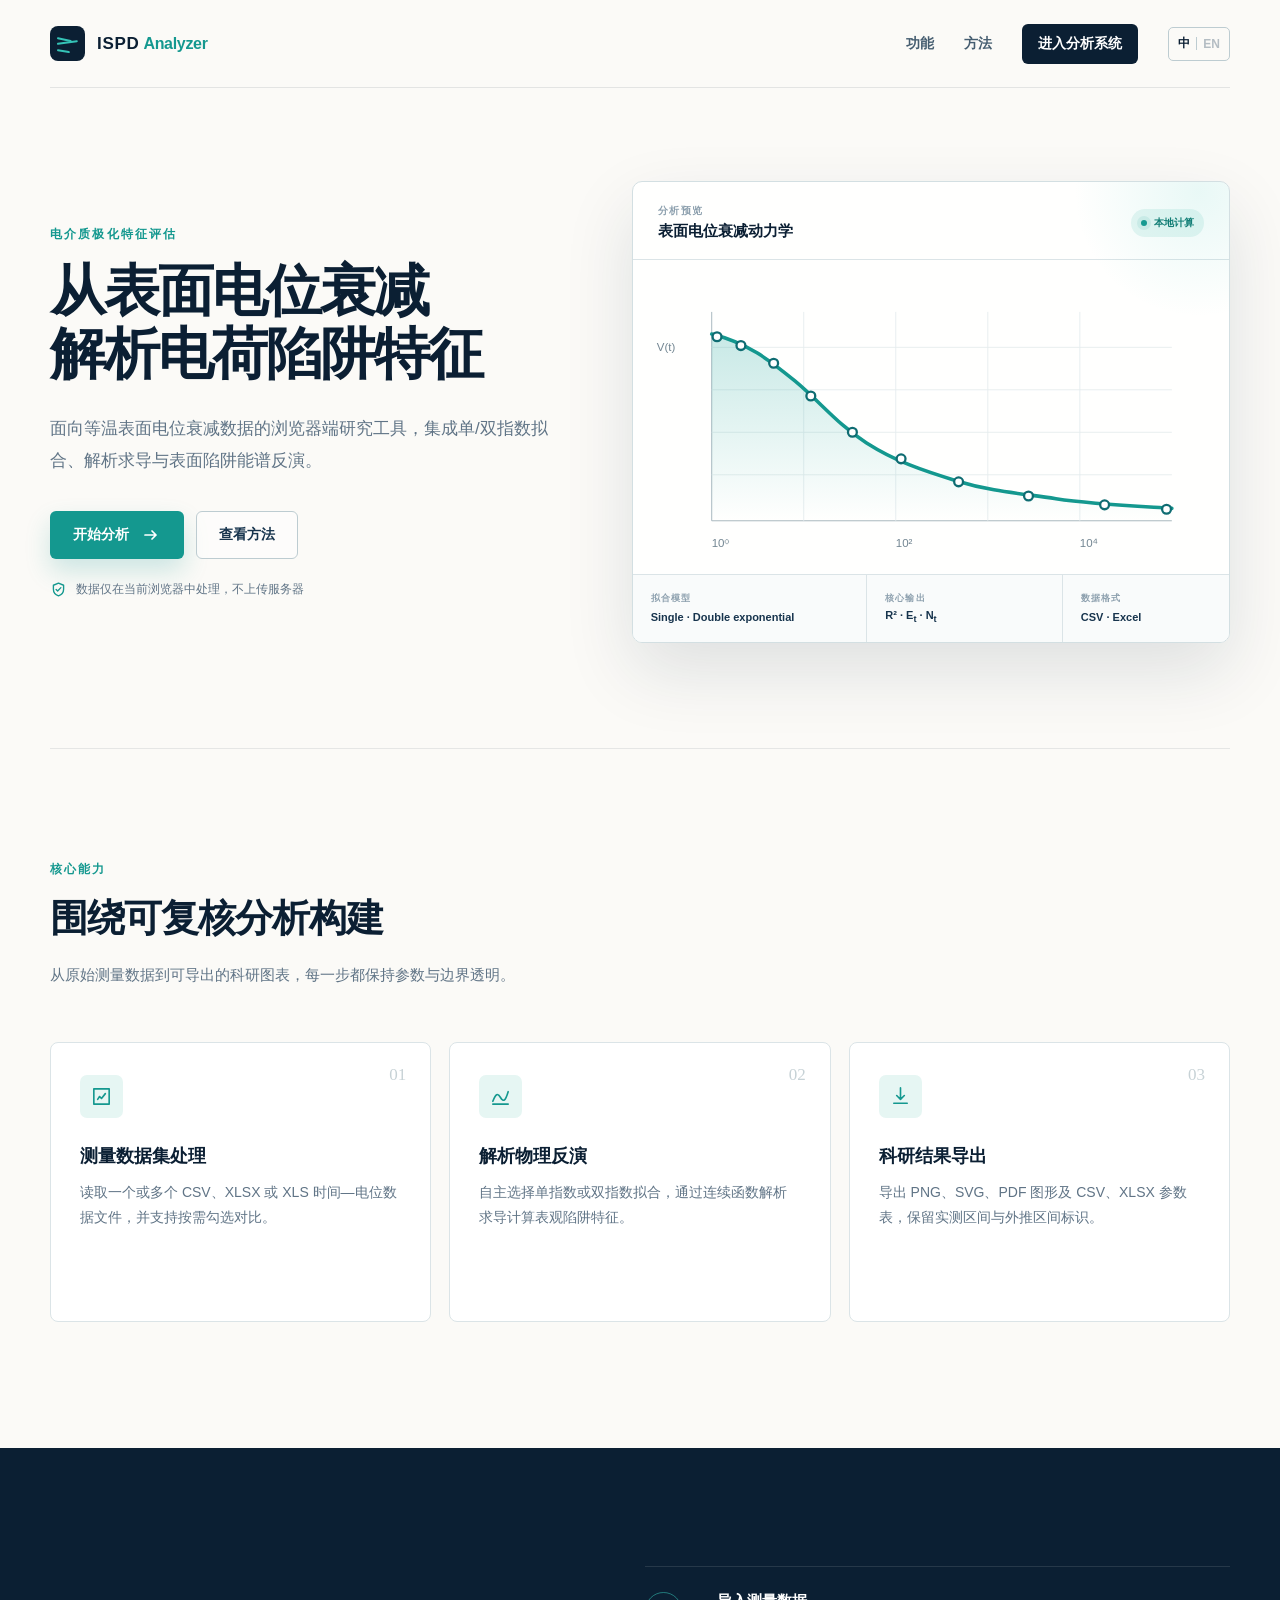
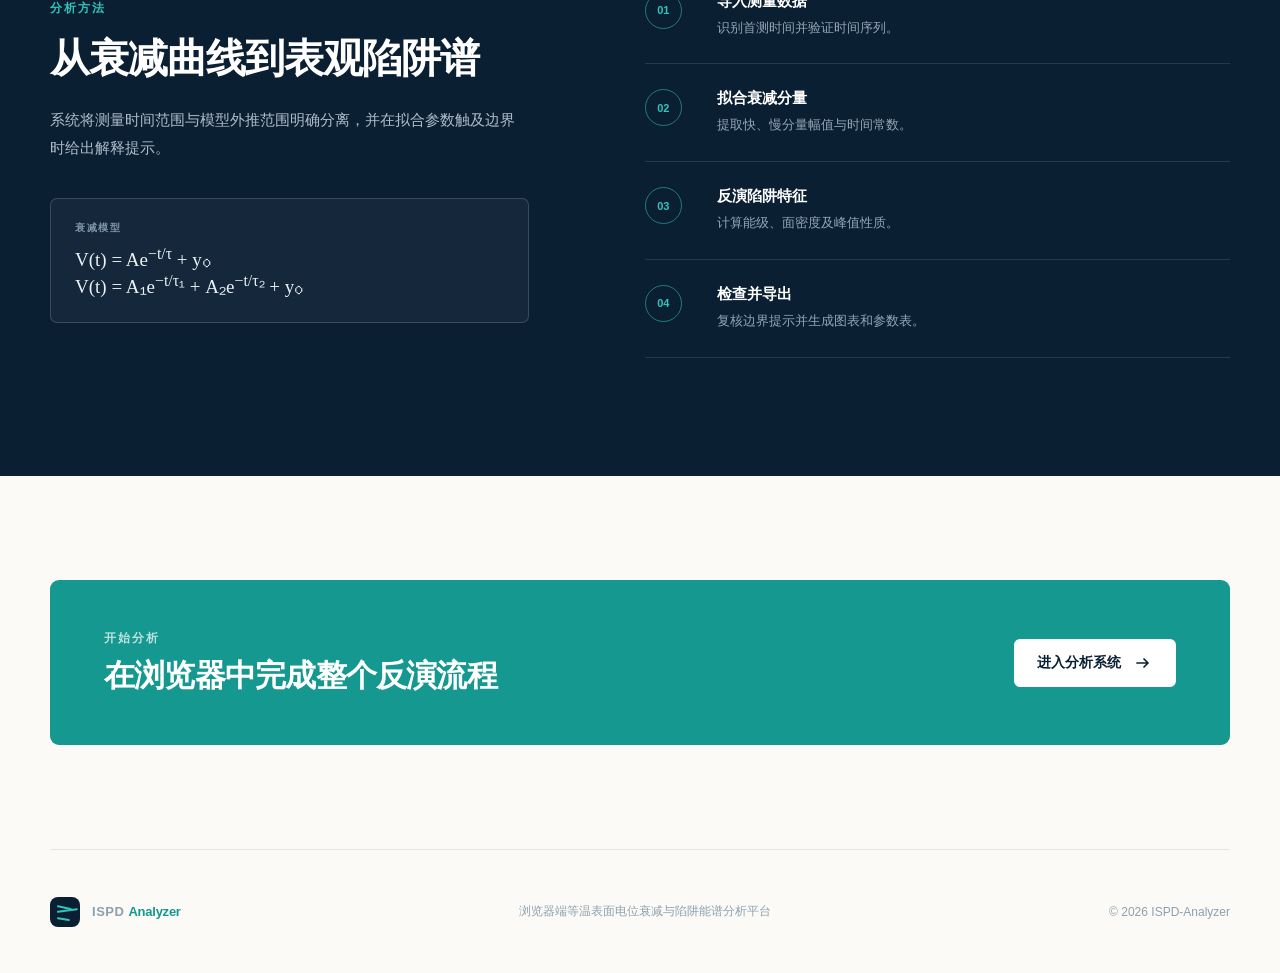
<file: index.html>
<!doctype html>
<html lang="zh-CN">
<head>
  <meta charset="utf-8">
  <meta name="viewport" content="width=device-width, initial-scale=1">
  <meta name="description" content="ISPD-Analyzer is a browser-based platform for isothermal surface potential decay fitting and surface trap spectrum inversion.">
  <meta name="theme-color" content="#0b1f33">
  <meta property="og:title" content="ISPD-Analyzer">
  <meta property="og:description" content="A local-first research platform for ISPD fitting and surface trap spectrum inversion.">
  <meta property="og:type" content="website">
  <meta property="og:image" content="assets/og.png">
  <meta name="twitter:card" content="summary_large_image">
  <meta name="twitter:title" content="ISPD-Analyzer">
  <meta name="twitter:description" content="A local-first research platform for ISPD fitting and surface trap spectrum inversion.">
  <meta name="twitter:image" content="assets/og.png">
  <title>ISPD-Analyzer | 表面电位与陷阱能谱分析</title>
  <link rel="icon" href="assets/favicon.svg" type="image/svg+xml">
  <link rel="stylesheet" href="assets/css/site.css">
  <script src="assets/js/i18n.js" defer></script>
  <script src="assets/js/home.js" defer></script>
</head>
<body class="landing-page">
  <a class="skip-link" href="#main" data-i18n="common.skip">跳至主要内容</a>
  <div class="desktop-notice" role="status">
    <strong data-i18n="common.desktopTitle">建议使用电脑访问</strong>
    <span data-i18n="common.desktopBody">分析工作台针对 1024px 以上桌面屏幕设计。</span>
  </div>

  <header class="site-header">
    <a class="brand" href="./" aria-label="ISPD-Analyzer home">
      <span class="brand-mark" aria-hidden="true"><span></span><span></span><span></span></span>
      <span class="brand-copy"><strong>ISPD</strong><em>Analyzer</em></span>
    </a>
    <nav class="site-nav" aria-label="Primary navigation">
      <a href="#capabilities" data-i18n="home.navCapabilities">功能</a>
      <a href="#method" data-i18n="home.navMethod">方法</a>
      <a class="nav-cta" href="analyzer/" data-i18n="home.openAnalyzer">进入分析系统</a>
      <button class="language-toggle" type="button" data-language-toggle aria-label="Switch language">
        <span data-language-zh>中</span><span class="toggle-divider"></span><span data-language-en>EN</span>
      </button>
    </nav>
  </header>

  <main id="main">
    <section class="hero section-shell">
      <div class="hero-copy">
        <p class="eyebrow" data-i18n="home.eyebrow">电介质极化特征评估</p>
        <h1 data-i18n-html="home.title">从表面电位衰减<br>解析电荷陷阱特征</h1>
        <p class="hero-lede" data-i18n="home.lede">面向等温表面电位衰减数据的浏览器端研究工具，集成单/双指数拟合、解析求导与表面陷阱能谱反演。</p>
        <div class="hero-actions">
          <a class="button button-primary" href="analyzer/">
            <span data-i18n="home.start">开始分析</span>
            <svg viewBox="0 0 20 20" aria-hidden="true"><path d="M4 10h11M11 6l4 4-4 4"/></svg>
          </a>
          <a class="button button-secondary" href="#method" data-i18n="home.viewMethod">查看方法</a>
        </div>
        <div class="privacy-line">
          <svg viewBox="0 0 20 20" aria-hidden="true"><path d="M10 2.5 16 5v4.6c0 3.8-2.4 6.5-6 7.9-3.6-1.4-6-4.1-6-7.9V5l6-2.5Z"/><path d="m7.2 10 1.8 1.8 3.8-4"/></svg>
          <span data-i18n="home.privacy">数据仅在当前浏览器中处理，不上传服务器</span>
        </div>
      </div>

      <div class="research-visual" aria-label="ISPD analysis preview">
        <div class="visual-header">
          <div>
            <span data-i18n="home.visualLabel">分析预览</span>
            <strong data-i18n="home.visualTitle">表面电位衰减动力学</strong>
          </div>
          <span class="live-pill"><i></i><span data-i18n="home.localCompute">本地计算</span></span>
        </div>
        <svg class="hero-chart" viewBox="0 0 640 340" role="img" aria-labelledby="chart-title chart-desc">
          <title id="chart-title">Surface potential decay curve</title>
          <desc id="chart-desc">Measured points and a fitted double exponential decay curve.</desc>
          <defs>
            <linearGradient id="areaFill" x1="0" x2="0" y1="0" y2="1">
              <stop offset="0" stop-color="#19a39a" stop-opacity=".24"/>
              <stop offset="1" stop-color="#19a39a" stop-opacity="0"/>
            </linearGradient>
          </defs>
          <g class="chart-grid">
            <path d="M72 44v236M72 280h520"/>
            <path d="M72 84h520M72 132h520M72 180h520M72 228h520"/>
            <path d="M176 44v236M280 44v236M384 44v236M488 44v236"/>
          </g>
          <path class="chart-area" d="M72 69C112 79 137 98 166 122s48 49 81 70 63 31 102 43 72 14 112 20 83 8 131 11v14H72Z"/>
          <path class="chart-line" d="M72 69C112 79 137 98 166 122s48 49 81 70 63 31 102 43 72 14 112 20 83 8 131 11"/>
          <g class="chart-points">
            <circle cx="78" cy="72" r="5"/><circle cx="105" cy="82" r="5"/><circle cx="142" cy="102" r="5"/>
            <circle cx="184" cy="139" r="5"/><circle cx="231" cy="180" r="5"/><circle cx="286" cy="210" r="5"/>
            <circle cx="351" cy="236" r="5"/><circle cx="430" cy="252" r="5"/><circle cx="516" cy="262" r="5"/><circle cx="586" cy="267" r="5"/>
          </g>
          <g class="chart-labels"><text x="72" y="310">10⁰</text><text x="280" y="310">10²</text><text x="488" y="310">10⁴</text><text x="10" y="88">V(t)</text></g>
        </svg>
        <div class="visual-stats">
          <div><span data-i18n="home.statModel">拟合模型</span><strong>Single · Double exponential</strong></div>
          <div><span data-i18n="home.statOutput">核心输出</span><strong>R² · E<sub>t</sub> · N<sub>t</sub></strong></div>
          <div><span data-i18n="home.statFormat">数据格式</span><strong>CSV · Excel</strong></div>
        </div>
      </div>
    </section>

    <section id="capabilities" class="capabilities section-shell">
      <div class="section-heading">
        <p class="eyebrow" data-i18n="home.capEyebrow">核心能力</p>
        <h2 data-i18n="home.capTitle">围绕可复核分析构建</h2>
        <p data-i18n="home.capBody">从原始测量数据到可导出的科研图表，每一步都保持参数与边界透明。</p>
      </div>
      <div class="capability-grid">
        <article class="capability-card">
          <span class="card-index">01</span>
          <div class="card-icon"><svg viewBox="0 0 24 24" aria-hidden="true"><path d="M4 4h16v16H4zM8 15l2-3 2 2 4-5"/></svg></div>
          <h3 data-i18n="home.cap1Title">测量数据集处理</h3>
          <p data-i18n="home.cap1Body">读取一个或多个 CSV、XLSX 或 XLS 时间—电位数据文件，并支持按需勾选对比。</p>
        </article>
        <article class="capability-card">
          <span class="card-index">02</span>
          <div class="card-icon"><svg viewBox="0 0 24 24" aria-hidden="true"><path d="M4 17c3-8 5-9 8-4s5 4 8-6M4 20h16"/></svg></div>
          <h3 data-i18n="home.cap2Title">解析物理反演</h3>
          <p data-i18n="home.cap2Body">自主选择单指数或双指数拟合，通过连续函数解析求导计算表观陷阱特征。</p>
        </article>
        <article class="capability-card">
          <span class="card-index">03</span>
          <div class="card-icon"><svg viewBox="0 0 24 24" aria-hidden="true"><path d="M12 3v12m0 0 4-4m-4 4-4-4M5 19h14"/></svg></div>
          <h3 data-i18n="home.cap3Title">科研结果导出</h3>
          <p data-i18n="home.cap3Body">导出 PNG、SVG、PDF 图形及 CSV、XLSX 参数表，保留实测区间与外推区间标识。</p>
        </article>
      </div>
    </section>

    <section id="method" class="method-section">
      <div class="section-shell method-grid">
        <div class="method-copy">
          <p class="eyebrow" data-i18n="home.methodEyebrow">分析方法</p>
          <h2 data-i18n="home.methodTitle">从衰减曲线到表观陷阱谱</h2>
          <p data-i18n="home.methodBody">系统将测量时间范围与模型外推范围明确分离，并在拟合参数触及边界时给出解释提示。</p>
          <div class="formula-card">
            <span data-i18n="home.formulaLabel">衰减模型</span>
            <strong>V(t) = Ae<sup>−t/τ</sup> + y₀<br>V(t) = A₁e<sup>−t/τ₁</sup> + A₂e<sup>−t/τ₂</sup> + y₀</strong>
          </div>
        </div>
        <ol class="method-steps">
          <li><span>01</span><div><strong data-i18n="home.step1Title">导入测量数据</strong><p data-i18n="home.step1Body">识别首测时间并验证时间序列。</p></div></li>
          <li><span>02</span><div><strong data-i18n="home.step2Title">拟合衰减分量</strong><p data-i18n="home.step2Body">提取快、慢分量幅值与时间常数。</p></div></li>
          <li><span>03</span><div><strong data-i18n="home.step3Title">反演陷阱特征</strong><p data-i18n="home.step3Body">计算能级、面密度及峰值性质。</p></div></li>
          <li><span>04</span><div><strong data-i18n="home.step4Title">检查并导出</strong><p data-i18n="home.step4Body">复核边界提示并生成图表和参数表。</p></div></li>
        </ol>
      </div>
    </section>

    <section class="closing section-shell">
      <div><p class="eyebrow" data-i18n="home.closeEyebrow">开始分析</p><h2 data-i18n="home.closeTitle">在浏览器中完成整个反演流程</h2></div>
      <a class="button button-light" href="analyzer/"><span data-i18n="home.openAnalyzer">进入分析系统</span><svg viewBox="0 0 20 20" aria-hidden="true"><path d="M4 10h11M11 6l4 4-4 4"/></svg></a>
    </section>
  </main>

  <footer class="site-footer section-shell">
    <div class="brand brand-footer"><span class="brand-mark" aria-hidden="true"><span></span><span></span><span></span></span><span class="brand-copy"><strong>ISPD</strong><em>Analyzer</em></span></div>
    <p data-i18n="home.footer">浏览器端等温表面电位衰减与陷阱能谱分析平台</p>
    <span>© <span data-year></span> ISPD-Analyzer</span>
  </footer>
</body>
</html>
</file>
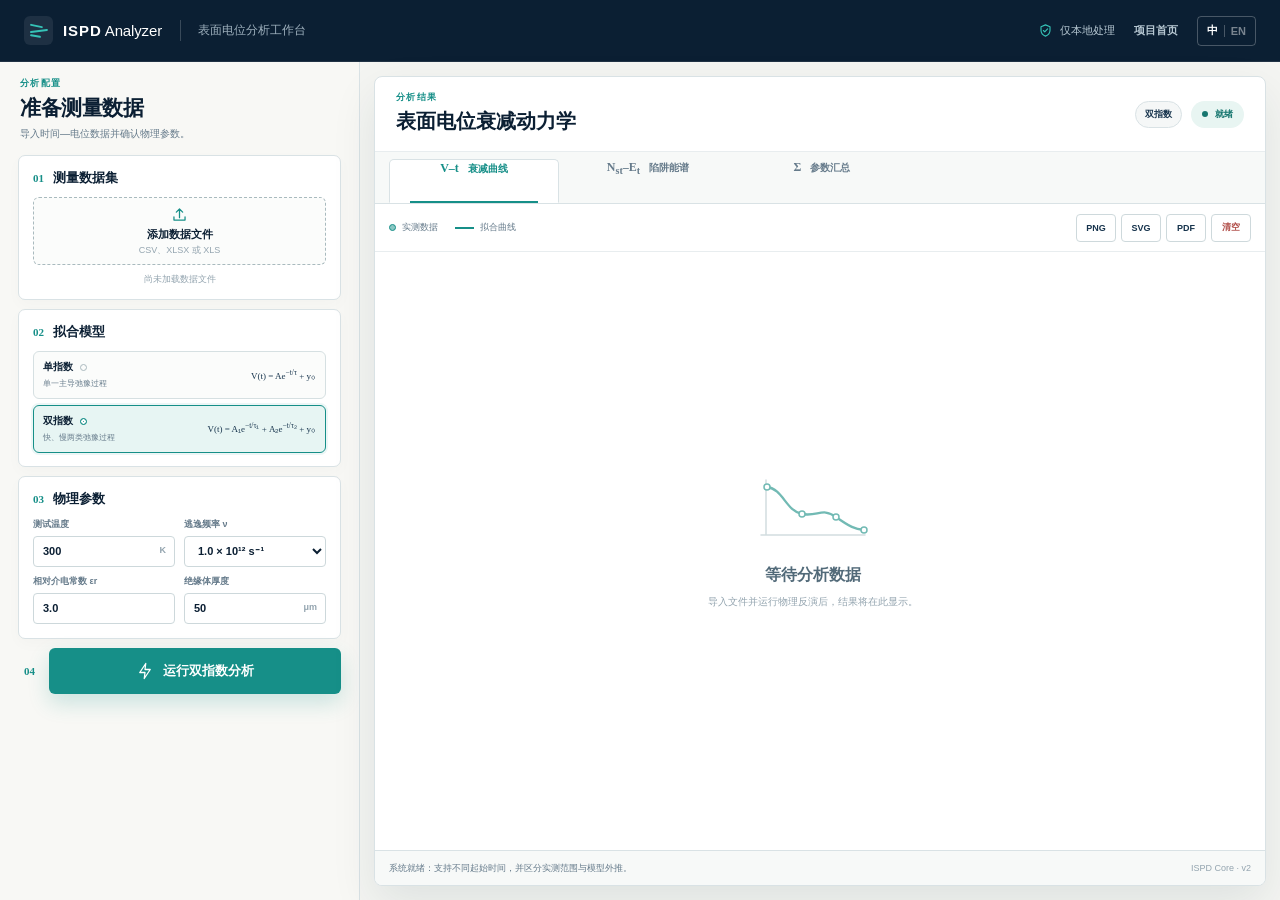
<file: analyzer/index.html>
<!doctype html>
<html lang="zh-CN">
<head>
  <meta charset="utf-8">
  <meta name="viewport" content="width=device-width, initial-scale=1">
  <meta name="description" content="ISPD-Analyzer research workspace">
  <meta name="theme-color" content="#0b1f33">
  <title>分析工作台 | ISPD-Analyzer</title>
  <link rel="icon" href="../assets/favicon.svg" type="image/svg+xml">
  <link rel="stylesheet" href="../assets/css/analyzer.css">
  <script src="../assets/js/vendor/xlsx.full.min.js" defer></script>
  <script src="../assets/js/core/lmfit.js" defer></script>
  <script src="../assets/js/core/peaks.js" defer></script>
  <script src="../assets/js/core/compute.js" defer></script>
  <script src="../assets/js/core/chart.js" defer></script>
  <script src="../assets/js/i18n.js" defer></script>
  <script src="../assets/js/analyzer.js" defer></script>
</head>
<body class="analyzer-page">
  <div class="desktop-blocker" role="alert">
    <div><strong data-i18n="common.desktopTitle">建议使用电脑访问</strong><p data-i18n="common.desktopBody">分析工作台针对 1024px 以上桌面屏幕设计。</p><a href="../" data-i18n="analyzer.backHome">返回项目首页</a></div>
  </div>
  <div id="loading-overlay" class="loading-overlay hidden" aria-live="polite"><div class="loader"></div><p id="loading-text"></p></div>
  <div id="app" class="analyzer-shell">
    <header class="app-header">
      <a class="app-brand" href="../"><span class="brand-symbol" aria-hidden="true"><i></i><i></i><i></i></span><span><strong>ISPD</strong> Analyzer</span></a>
      <div class="header-context"><span class="context-divider"></span><span data-i18n="analyzer.workspace">表面电位分析工作台</span></div>
      <div class="header-actions">
        <span class="privacy-badge"><svg viewBox="0 0 20 20" aria-hidden="true"><path d="M10 2.5 16 5v4.6c0 3.8-2.4 6.5-6 7.9-3.6-1.4-6-4.1-6-7.9V5l6-2.5Z"/><path d="m7.2 10 1.8 1.8 3.8-4"/></svg><span data-i18n="analyzer.localOnly">仅本地处理</span></span>
        <a class="header-link" href="../" data-i18n="analyzer.projectHome">项目首页</a>
        <button class="language-toggle" type="button" data-language-toggle aria-label="Switch language"><span data-language-zh>中</span><span class="toggle-divider"></span><span data-language-en>EN</span></button>
      </div>
    </header>

    <div class="workspace">
      <aside class="control-panel" aria-label="Analysis controls">
        <div class="panel-intro"><span class="section-kicker" data-i18n="analyzer.configuration">分析配置</span><h1 data-i18n="analyzer.setupTitle">准备测量数据</h1><p data-i18n="analyzer.setupBody">导入时间—电位数据并确认物理参数。</p></div>

        <section class="control-section">
          <div class="section-title section-title-actions"><div><span>01</span><h2 data-i18n="analyzer.measurementDatasets">测量数据集</h2></div><button id="btn-clear-files" class="clear-files" type="button" data-i18n="analyzer.clearAll">清空全部</button></div>
          <label class="upload-zone" id="btn-import">
            <input type="file" id="file-input" accept=".csv,.xlsx,.xls" multiple>
            <span class="upload-icon"><svg viewBox="0 0 24 24" aria-hidden="true"><path d="M12 16V5m0 0L8 9m4-4 4 4M5 15v4h14v-4"/></svg></span>
            <strong data-i18n="analyzer.addFiles">添加数据文件</strong>
            <small data-i18n="analyzer.formats">CSV、XLSX 或 XLS</small>
          </label>
          <div id="file-empty" class="file-empty" data-i18n="analyzer.noFiles">尚未加载数据文件</div>
          <ul id="file-list" class="file-list"></ul>
        </section>

        <section class="control-section model-section">
          <div class="section-title"><span>02</span><h2 data-i18n="analyzer.fitModel">拟合模型</h2></div>
          <div class="model-options" role="radiogroup" aria-label="Fit model">
            <label class="model-option">
              <input type="radio" name="fit-model" value="single">
              <span class="model-option-body"><span class="model-option-heading"><strong data-i18n="analyzer.singleExponential">单指数</strong><i></i></span><span class="model-formula">V(t) = Ae<sup>−t/τ</sup> + y₀</span><small data-i18n="analyzer.singleModelNote">单一主导弛豫过程</small></span>
            </label>
            <label class="model-option">
              <input type="radio" name="fit-model" value="double" checked>
              <span class="model-option-body"><span class="model-option-heading"><strong data-i18n="analyzer.doubleExponential">双指数</strong><i></i></span><span class="model-formula">V(t) = A₁e<sup>−t/τ₁</sup> + A₂e<sup>−t/τ₂</sup> + y₀</span><small data-i18n="analyzer.doubleModelNote">快、慢两类弛豫过程</small></span>
            </label>
          </div>
        </section>

        <section class="control-section parameter-section">
          <div class="section-title"><span>03</span><h2 data-i18n="analyzer.parameters">物理参数</h2></div>
          <div class="field-grid">
            <label class="field"><span data-i18n="analyzer.temperature">测试温度</span><div class="input-unit"><input type="number" id="input-T" value="300" step="1"><em>K</em></div></label>
            <label class="field"><span data-i18n="analyzer.frequency">逃逸频率 ν</span><select id="combo-nu"><option value="1e11">1.0 × 10¹¹ s⁻¹</option><option value="1e12" selected>1.0 × 10¹² s⁻¹</option><option value="1e13">1.0 × 10¹³ s⁻¹</option></select></label>
            <label class="field"><span data-i18n="analyzer.permittivity">相对介电常数 εr</span><input type="number" id="input-epsr" value="3.0" step="0.1"></label>
            <label class="field"><span data-i18n="analyzer.thickness">绝缘体厚度</span><div class="input-unit"><input type="number" id="input-d" value="50" step="1"><em>μm</em></div></label>
          </div>
        </section>

        <div class="run-group"><span class="run-step">04</span><button class="run-button" id="btn-compute" type="button"><svg viewBox="0 0 24 24" aria-hidden="true"><path d="m13 2-8 12h7l-1 8 8-12h-7z"/></svg><span id="run-label">运行双指数分析</span></button></div>
      </aside>

      <main class="results-panel">
        <div class="results-header">
          <div><span class="section-kicker" data-i18n="analyzer.results">分析结果</span><h2 id="result-heading" data-i18n="analyzer.decayTitle">表面电位衰减动力学</h2></div>
          <div class="results-meta"><span class="model-badge" id="result-model-badge" data-i18n="analyzer.doubleExponential">双指数</span><div class="status-chip ready" id="status-chip"><i></i><span data-i18n="analyzer.ready">就绪</span></div></div>
        </div>

        <div class="tab-bar" role="tablist">
          <button class="tab-btn active" role="tab" aria-selected="true" data-tab="0"><span>V–t</span><em data-i18n="analyzer.tabDecay">衰减曲线</em></button>
          <button class="tab-btn" role="tab" aria-selected="false" data-tab="1"><span>N<sub>st</sub>–E<sub>t</sub></span><em data-i18n="analyzer.tabSpectrum">陷阱能谱</em></button>
          <button class="tab-btn" role="tab" aria-selected="false" data-tab="2"><span>Σ</span><em data-i18n="analyzer.tabSummary">参数汇总</em></button>
        </div>

        <section class="tab-content active" id="tab-content-0" role="tabpanel">
          <div class="chart-toolbar"><div class="legend-guide"><span><i class="dot measured"></i><span data-i18n="analyzer.measured">实测数据</span></span><span><i class="line fitted"></i><span data-i18n="analyzer.fitted">拟合曲线</span></span></div><div class="toolbar-actions"><button class="tool-button" id="tbtn-png1">PNG</button><button class="tool-button" id="tbtn-svg1">SVG</button><button class="tool-button" id="tbtn-pdf1">PDF</button><button class="tool-button danger" id="tbtn-clear1" data-i18n="analyzer.clear">清空</button></div></div>
          <div class="chart-container" id="chart1-container"><div class="empty-state" id="empty-state-1"><svg viewBox="0 0 120 80" aria-hidden="true"><path d="M8 67h104M13 12v55"/><path class="accent" d="M14 19c16 2 19 24 35 27s20-7 34 3 19 12 28 13"/><circle cx="14" cy="19" r="3"/><circle cx="49" cy="46" r="3"/><circle cx="83" cy="49" r="3"/><circle cx="111" cy="62" r="3"/></svg><strong data-i18n="analyzer.emptyTitle">等待分析数据</strong><p data-i18n="analyzer.emptyBody">导入文件并运行物理反演后，结果将在此显示。</p></div><canvas id="chart1-canvas"></canvas></div>
        </section>

        <section class="tab-content" id="tab-content-1" role="tabpanel">
          <div class="chart-toolbar"><div class="legend-guide"><span><i class="line solid"></i><span data-i18n="analyzer.measuredRange">测量范围内</span></span><span><i class="line dashed"></i><span data-i18n="analyzer.extrapolated">模型外推</span></span></div><div class="toolbar-actions"><button class="tool-button" id="tbtn-png2">PNG</button><button class="tool-button" id="tbtn-svg2">SVG</button><button class="tool-button" id="tbtn-pdf2">PDF</button><button class="tool-button danger" id="tbtn-clear2" data-i18n="analyzer.clear">清空</button></div></div>
          <div class="chart-container" id="chart2-container"><div class="empty-state" id="empty-state-2"><svg viewBox="0 0 120 80" aria-hidden="true"><path d="M8 67h104M13 12v55"/><path class="accent" d="M14 62c14-2 18-17 30-13s17-17 29-6 16-25 38-18"/><path class="dash" d="M14 62c10 0 15 2 23-1M102 27l9-2"/></svg><strong data-i18n="analyzer.spectrumEmptyTitle">等待能谱反演</strong><p data-i18n="analyzer.emptyBody">导入文件并运行物理反演后，结果将在此显示。</p></div><canvas id="chart2-canvas"></canvas></div>
          <div class="extrapolation-note"><svg viewBox="0 0 20 20" aria-hidden="true"><circle cx="10" cy="10" r="7"/><path d="M10 9v5m0-8v.5"/></svg><span data-i18n="analyzer.extrapolationNote">虚线仅表示测量时间范围之外的模型外推，不代表直接测得的数据。</span></div>
        </section>

        <section class="tab-content table-tab" id="tab3-content" role="tabpanel">
          <div class="table-toolbar"><p data-i18n="analyzer.tableHint">参数按当前勾选的数据文件汇总。</p><div class="export-menu" id="export-menu"><button class="export-table" id="btn-export" type="button" aria-haspopup="menu" aria-expanded="false"><svg viewBox="0 0 20 20" aria-hidden="true"><path d="M10 3v9m0 0 3-3m-3 3L7 9M4 15h12"/></svg><span data-i18n="analyzer.exportTable">导出表格</span><svg class="chevron" viewBox="0 0 20 20" aria-hidden="true"><path d="m6 8 4 4 4-4"/></svg></button><div class="export-options" role="menu" hidden><button type="button" role="menuitem" data-export-format="csv"><strong>CSV</strong><span data-i18n="analyzer.csvDescription">通用文本格式</span></button><button type="button" role="menuitem" data-export-format="xlsx"><strong>Excel XLSX</strong><span data-i18n="analyzer.xlsxDescription">保留数值单元格</span></button></div></div></div>
          <div class="table-wrap"><table id="result-table"><thead><tr id="result-head"></tr></thead><tbody id="result-tbody"></tbody></table><div class="table-empty" id="table-empty" data-i18n="analyzer.noResults">尚无计算结果</div></div>
        </section>

        <footer class="status-bar"><span id="status-bar" data-i18n="analyzer.statusReady">系统就绪：支持不同起始时间，并区分实测范围与模型外推。</span><span class="model-version">ISPD Core · v2</span></footer>
      </main>
    </div>
  </div>
</body>
</html>
</file>
<file: assets/css/site.css>
:root {
  --ink: #0b1f33;
  --ink-2: #17344d;
  --muted: #607486;
  --soft: #8da0ae;
  --teal: #14988f;
  --teal-bright: #35c3b7;
  --teal-pale: #e6f6f3;
  --paper: #fbfaf7;
  --surface: #ffffff;
  --surface-blue: #f3f7f8;
  --line: #dbe4e7;
  --line-dark: #bdccd1;
  --warning: #a87028;
  --shadow: 0 28px 70px rgba(18, 44, 63, .12);
  --radius: 10px;
  --shell: min(1180px, calc(100vw - 64px));
}

* { box-sizing: border-box; }
html { scroll-behavior: smooth; }
body { margin: 0; background: var(--paper); color: var(--ink); font-family: Inter, "Noto Sans SC", "Microsoft YaHei", Arial, sans-serif; -webkit-font-smoothing: antialiased; }
button, a { -webkit-tap-highlight-color: transparent; }
a { color: inherit; text-decoration: none; }
button { font: inherit; }
.skip-link { position: fixed; left: 16px; top: -80px; background: var(--ink); color: white; padding: 10px 16px; z-index: 100; border-radius: 4px; }
.skip-link:focus { top: 16px; }
.section-shell { width: var(--shell); margin-inline: auto; }
.desktop-notice { display: none; }

.site-header { width: var(--shell); height: 88px; margin: 0 auto; display: flex; align-items: center; justify-content: space-between; border-bottom: 1px solid rgba(11, 31, 51, .1); }
.brand { display: inline-flex; align-items: center; gap: 12px; }
.brand-mark { width: 35px; height: 35px; border-radius: 8px; display: grid; align-content: center; gap: 4px; padding: 7px; background: var(--ink); }
.brand-mark span { display: block; height: 2px; border-radius: 10px; background: var(--teal-bright); transform-origin: left center; }
.brand-mark span:nth-child(1) { width: 15px; transform: rotate(12deg); }
.brand-mark span:nth-child(2) { width: 21px; transform: rotate(-8deg); }
.brand-mark span:nth-child(3) { width: 13px; transform: rotate(10deg); }
.brand-copy { display: flex; align-items: baseline; gap: 4px; letter-spacing: -.02em; }
.brand-copy strong { font-size: 17px; letter-spacing: .04em; }
.brand-copy em { font-size: 16px; color: var(--teal); font-style: normal; font-weight: 600; }
.site-nav { display: flex; align-items: center; gap: 30px; font-size: 14px; font-weight: 600; }
.site-nav > a:not(.nav-cta) { color: #455d70; transition: color .2s; }
.site-nav > a:not(.nav-cta):hover { color: var(--teal); }
.nav-cta { background: var(--ink); color: white; padding: 11px 16px; border-radius: 6px; transition: background .2s, transform .2s; }
.nav-cta:hover { background: var(--ink-2); transform: translateY(-1px); }
.language-toggle { height: 34px; padding: 0 9px; display: flex; align-items: center; gap: 6px; border: 1px solid var(--line-dark); background: transparent; color: var(--muted); border-radius: 5px; cursor: pointer; font-size: 12px; font-weight: 700; }
.language-toggle [data-language-zh], .language-toggle [data-language-en] { opacity: .45; }
html[lang="zh-CN"] .language-toggle [data-language-zh], html[lang="en"] .language-toggle [data-language-en] { color: var(--ink); opacity: 1; }
.toggle-divider { width: 1px; height: 13px; background: var(--line-dark); }

.hero { min-height: 660px; display: grid; grid-template-columns: minmax(0, .92fr) minmax(540px, 1.08fr); gap: 72px; align-items: center; padding: 76px 0 88px; }
.eyebrow { margin: 0 0 17px; color: var(--teal); font-size: 12px; font-weight: 800; letter-spacing: .18em; text-transform: uppercase; }
.hero h1 { margin: 0; max-width: 610px; font-family: Georgia, "Noto Serif SC", "Songti SC", serif; font-size: clamp(46px, 4.35vw, 65px); line-height: 1.13; font-weight: 600; letter-spacing: -.035em; }
.hero-lede { max-width: 600px; margin: 27px 0 0; color: var(--muted); font-size: 17px; line-height: 1.9; }
.hero-actions { display: flex; gap: 12px; margin-top: 34px; }
.button { min-height: 48px; display: inline-flex; align-items: center; justify-content: center; gap: 12px; padding: 0 22px; border-radius: 6px; font-size: 14px; font-weight: 750; border: 1px solid transparent; transition: transform .2s, box-shadow .2s, background .2s; }
.button svg { width: 20px; height: 20px; fill: none; stroke: currentColor; stroke-width: 1.7; stroke-linecap: round; stroke-linejoin: round; }
.button-primary { color: white; background: var(--teal); box-shadow: 0 12px 26px rgba(20, 152, 143, .2); }
.button-primary:hover { transform: translateY(-2px); background: #0f847c; box-shadow: 0 16px 30px rgba(20, 152, 143, .26); }
.button-secondary { border-color: var(--line-dark); background: rgba(255,255,255,.5); color: var(--ink-2); }
.button-secondary:hover { background: white; transform: translateY(-2px); }
.privacy-line { margin-top: 22px; display: flex; align-items: center; gap: 9px; color: var(--muted); font-size: 12px; }
.privacy-line svg { width: 17px; height: 17px; fill: none; stroke: var(--teal); stroke-width: 1.6; stroke-linecap: round; stroke-linejoin: round; }

.research-visual { position: relative; background: rgba(255,255,255,.92); border: 1px solid #d3dfe2; box-shadow: var(--shadow); border-radius: var(--radius); overflow: hidden; }
.research-visual::before { content: ""; position: absolute; width: 260px; height: 260px; right: -100px; top: -120px; background: radial-gradient(circle, rgba(53,195,183,.11), transparent 68%); pointer-events: none; }
.visual-header { display: flex; align-items: center; justify-content: space-between; padding: 22px 25px 18px; border-bottom: 1px solid var(--line); }
.visual-header div { display: grid; gap: 4px; }
.visual-header div span { color: var(--soft); font-size: 10px; letter-spacing: .15em; text-transform: uppercase; font-weight: 800; }
.visual-header div strong { font-size: 15px; }
.live-pill { display: inline-flex; align-items: center; gap: 7px; padding: 7px 10px; background: var(--teal-pale); color: #0d776f; border-radius: 99px; font-size: 10px; font-weight: 800; }
.live-pill i { width: 6px; height: 6px; border-radius: 50%; background: var(--teal); box-shadow: 0 0 0 4px rgba(20,152,143,.1); }
.hero-chart { display: block; width: 100%; padding: 13px 15px 0; }
.chart-grid path { fill: none; stroke: #e5ecee; stroke-width: 1; }
.chart-grid path:first-child { stroke: #9fb0b8; }
.chart-area { fill: url(#areaFill); }
.chart-line { fill: none; stroke: var(--teal); stroke-width: 4; stroke-linecap: round; }
.chart-points circle { fill: white; stroke: #0f6c72; stroke-width: 2.6; }
.chart-labels { fill: #738692; font-size: 13px; font-family: Inter, Arial, sans-serif; }
.visual-stats { display: grid; grid-template-columns: 1.2fr 1fr .85fr; border-top: 1px solid var(--line); background: #f9fbfb; }
.visual-stats div { min-width: 0; padding: 17px 18px; display: grid; gap: 4px; border-right: 1px solid var(--line); }
.visual-stats div:last-child { border-right: none; }
.visual-stats span { color: var(--soft); font-size: 9px; font-weight: 800; letter-spacing: .12em; text-transform: uppercase; }
.visual-stats strong { overflow: hidden; text-overflow: ellipsis; color: var(--ink-2); font-size: 11px; white-space: nowrap; }

.capabilities { padding: 112px 0 126px; border-top: 1px solid rgba(11,31,51,.09); }
.section-heading { max-width: 680px; }
.section-heading h2, .method-copy h2, .closing h2 { margin: 0; font-family: Georgia, "Noto Serif SC", serif; font-size: 38px; line-height: 1.25; font-weight: 600; letter-spacing: -.025em; }
.section-heading > p:last-child { max-width: 620px; margin: 18px 0 0; color: var(--muted); font-size: 15px; line-height: 1.8; }
.capability-grid { display: grid; grid-template-columns: repeat(3, 1fr); gap: 18px; margin-top: 54px; }
.capability-card { position: relative; min-height: 280px; padding: 32px 29px; background: var(--surface); border: 1px solid var(--line); border-radius: 8px; transition: transform .25s, border .25s, box-shadow .25s; }
.capability-card:hover { transform: translateY(-5px); border-color: #aecac9; box-shadow: 0 18px 40px rgba(21,54,71,.08); }
.card-index { position: absolute; right: 24px; top: 22px; color: #c7d2d6; font-family: Georgia, serif; font-size: 17px; }
.card-icon { width: 43px; height: 43px; display: grid; place-items: center; color: var(--teal); background: var(--teal-pale); border-radius: 7px; }
.card-icon svg { width: 23px; height: 23px; fill: none; stroke: currentColor; stroke-width: 1.7; stroke-linecap: round; stroke-linejoin: round; }
.capability-card h3 { margin: 26px 0 12px; font-size: 18px; }
.capability-card p { margin: 0; color: var(--muted); font-size: 14px; line-height: 1.85; }

.method-section { padding: 118px 0; background: var(--ink); color: white; }
.method-grid { display: grid; grid-template-columns: .9fr 1.1fr; gap: 116px; align-items: center; }
.method-copy .eyebrow { color: var(--teal-bright); }
.method-copy h2 { font-size: 40px; }
.method-copy > p:not(.eyebrow) { margin: 22px 0 0; color: #aebdca; line-height: 1.9; font-size: 15px; }
.formula-card { margin-top: 35px; padding: 22px 24px; border: 1px solid rgba(255,255,255,.16); background: rgba(255,255,255,.04); border-radius: 7px; }
.formula-card span { display: block; margin-bottom: 10px; color: #7f97a9; font-size: 10px; letter-spacing: .16em; text-transform: uppercase; font-weight: 800; }
.formula-card strong { font-family: "Cambria Math", Georgia, serif; font-size: 19px; font-weight: 500; color: #e9f2f4; }
.method-steps { margin: 0; padding: 0; list-style: none; }
.method-steps li { display: grid; grid-template-columns: 52px 1fr; gap: 20px; padding: 25px 0; border-bottom: 1px solid rgba(255,255,255,.11); }
.method-steps li:first-child { border-top: 1px solid rgba(255,255,255,.11); }
.method-steps li > span { width: 37px; height: 37px; display: grid; place-items: center; border-radius: 50%; border: 1px solid rgba(53,195,183,.55); color: var(--teal-bright); font-size: 11px; font-weight: 800; }
.method-steps strong { font-size: 15px; }
.method-steps p { margin: 7px 0 0; color: #92a6b5; font-size: 13px; line-height: 1.6; }

.closing { margin-top: 104px; margin-bottom: 104px; padding: 50px 54px; display: flex; align-items: center; justify-content: space-between; gap: 40px; background: var(--teal); color: white; border-radius: 9px; }
.closing .eyebrow { color: rgba(255,255,255,.72); margin-bottom: 10px; }
.closing h2 { font-size: 31px; }
.button-light { flex: 0 0 auto; background: white; color: var(--ink); }
.button-light:hover { transform: translateY(-2px); box-shadow: 0 12px 30px rgba(8,63,60,.22); }

.site-footer { min-height: 124px; display: grid; grid-template-columns: auto 1fr auto; gap: 30px; align-items: center; border-top: 1px solid rgba(11,31,51,.1); color: var(--soft); font-size: 12px; }
.brand-footer .brand-mark { width: 30px; height: 30px; }
.brand-footer .brand-copy strong, .brand-footer .brand-copy em { font-size: 13px; }
.site-footer p { margin: 0; text-align: center; }

@media (max-width: 1190px) {
  :root { --shell: calc(100vw - 48px); }
  .hero { grid-template-columns: .85fr 1.15fr; gap: 40px; }
  .hero h1 { font-size: 47px; }
  .method-grid { gap: 70px; }
}

@media (max-width: 1023px) {
  .desktop-notice { display: flex; justify-content: center; gap: 8px; padding: 9px 16px; color: #734b16; background: #f6ead7; font-size: 12px; }
  .site-header { height: 74px; }
  .site-nav > a:not(.nav-cta) { display: none; }
  .hero { min-height: 0; grid-template-columns: 1fr; padding: 74px 0; }
  .hero-copy { max-width: 700px; }
  .research-visual { display: none; }
  .capability-grid { grid-template-columns: 1fr; }
  .capability-card { min-height: 0; }
  .method-grid { grid-template-columns: 1fr; }
  .site-footer { grid-template-columns: 1fr; padding: 35px 0; justify-items: center; }
}

@media (prefers-reduced-motion: reduce) {
  html { scroll-behavior: auto; }
  *, *::before, *::after { transition: none !important; }
}
</file>
<file: assets/css/analyzer.css>
:root {
  --ink: #0b1f33;
  --ink-2: #17344d;
  --muted: #667b8b;
  --soft: #93a4af;
  --teal: #168f88;
  --teal-bright: #35c3b7;
  --teal-pale: #e7f5f3;
  --paper: #f4f5f2;
  --surface: #ffffff;
  --line: #d9e2e5;
  --line-2: #e8edef;
  --warning: #a46d25;
  --warning-bg: #faf2e7;
  --danger: #b14e49;
  --danger-bg: #faeeee;
  --success: #17766f;
  --success-bg: #e8f5f2;
  --shadow: 0 18px 46px rgba(16, 41, 57, .09);
}

* { box-sizing: border-box; }
html, body { height: 100%; }
html { overflow: auto; }
body { margin: 0; color: var(--ink); background: var(--paper); font-family: Inter, "Noto Sans SC", "Microsoft YaHei", Arial, sans-serif; font-size: 13px; -webkit-font-smoothing: antialiased; overflow: hidden; }
button, input, select { font: inherit; }
button, label { -webkit-tap-highlight-color: transparent; }
a { color: inherit; text-decoration: none; }
svg { display: block; }
.desktop-blocker { display: none; }

.loading-overlay { position: fixed; inset: 0; z-index: 100; display: grid; place-items: center; align-content: center; gap: 14px; background: rgba(244,245,242,.9); backdrop-filter: blur(4px); }
.loading-overlay.hidden { display: none; }
.loader { width: 35px; height: 35px; border: 3px solid #d6e0e2; border-top-color: var(--teal); border-radius: 50%; animation: spin .8s linear infinite; }
.loading-overlay p { margin: 0; color: var(--muted); }
@keyframes spin { to { transform: rotate(360deg); } }

.analyzer-shell { height: 100vh; min-width: 1024px; display: flex; flex-direction: column; }
.app-header { height: 62px; flex: 0 0 62px; display: flex; align-items: center; padding: 0 24px; color: white; background: var(--ink); border-bottom: 1px solid rgba(255,255,255,.09); }
.app-brand { display: flex; align-items: center; gap: 10px; font-size: 15px; letter-spacing: -.01em; }
.app-brand strong { letter-spacing: .06em; }
.brand-symbol { width: 29px; height: 29px; display: grid; align-content: center; gap: 3px; padding: 6px; border-radius: 6px; background: rgba(255,255,255,.08); }
.brand-symbol i { display: block; height: 2px; border-radius: 2px; background: var(--teal-bright); }
.brand-symbol i:nth-child(1) { width: 13px; transform: rotate(12deg); }
.brand-symbol i:nth-child(2) { width: 18px; transform: rotate(-8deg); }
.brand-symbol i:nth-child(3) { width: 11px; transform: rotate(10deg); }
.header-context { margin-left: 18px; display: flex; align-items: center; gap: 17px; color: #9eb0bd; font-size: 12px; }
.context-divider { width: 1px; height: 21px; background: rgba(255,255,255,.19); }
.header-actions { margin-left: auto; display: flex; align-items: center; gap: 19px; }
.privacy-badge { display: flex; align-items: center; gap: 7px; color: #b7c8d3; font-size: 11px; }
.privacy-badge svg { width: 15px; height: 15px; fill: none; stroke: var(--teal-bright); stroke-width: 1.5; stroke-linecap: round; stroke-linejoin: round; }
.header-link { color: #b7c8d3; font-size: 11px; font-weight: 650; }
.header-link:hover { color: white; }
.language-toggle { height: 30px; padding: 0 9px; display: flex; align-items: center; gap: 6px; border: 1px solid rgba(255,255,255,.25); background: transparent; color: white; border-radius: 4px; cursor: pointer; font-size: 11px; font-weight: 700; }
.language-toggle [data-language-zh], .language-toggle [data-language-en] { opacity: .45; }
html[lang="zh-CN"] .language-toggle [data-language-zh], html[lang="en"] .language-toggle [data-language-en] { opacity: 1; }
.toggle-divider { width: 1px; height: 12px; background: rgba(255,255,255,.25); }

.workspace { min-height: 0; flex: 1; display: grid; grid-template-columns: 360px minmax(0, 1fr); }
.control-panel { min-height: 0; padding: 17px 18px 14px; overflow-y: auto; background: #f8f8f5; border-right: 1px solid var(--line); scrollbar-width: thin; }
.panel-intro { padding: 0 2px 13px; }
.section-kicker { display: block; margin-bottom: 6px; color: var(--teal); font-size: 9px; line-height: 1; font-weight: 850; letter-spacing: .16em; text-transform: uppercase; }
.panel-intro h1 { margin: 0; font-family: Georgia, "Noto Serif SC", serif; font-size: 21px; font-weight: 600; letter-spacing: -.02em; }
.panel-intro p { margin: 5px 0 0; color: var(--muted); font-size: 10px; line-height: 1.45; }
.control-section { margin-bottom: 9px; padding: 13px 14px; background: white; border: 1px solid var(--line); border-radius: 7px; box-shadow: 0 5px 15px rgba(19,46,62,.025); }
.section-title { display: flex; align-items: center; gap: 9px; margin-bottom: 10px; }
.section-title > span { color: var(--teal); font-family: Georgia, serif; font-size: 11px; font-weight: 700; }
.section-title h2 { margin: 0; font-size: 13px; }
.section-title-actions { justify-content: space-between; }
.section-title-actions > div { display: flex; align-items: center; gap: 9px; }
.section-title-actions > div > span { color: var(--teal); font-family: Georgia, serif; font-size: 11px; font-weight: 700; }
.clear-files { display: none; padding: 3px 0; border: 0; color: var(--danger); background: transparent; cursor: pointer; font-size: 9px; font-weight: 750; }
.clear-files:hover { text-decoration: underline; text-underline-offset: 3px; }
.upload-zone { min-height: 68px; display: flex; flex-direction: column; align-items: center; justify-content: center; gap: 2px; border: 1px dashed #a9babe; border-radius: 6px; background: #fbfcfb; cursor: pointer; transition: border .2s, background .2s; }
.upload-zone:hover, .upload-zone.dragover { border-color: var(--teal); background: var(--teal-pale); }
.upload-zone input { position: absolute; width: 1px; height: 1px; opacity: 0; }
.upload-icon { color: var(--teal); margin-bottom: 1px; }
.upload-icon svg { width: 19px; height: 19px; fill: none; stroke: currentColor; stroke-width: 1.6; stroke-linecap: round; stroke-linejoin: round; }
.upload-zone strong { font-size: 11px; }
.upload-zone small { color: var(--soft); font-size: 9px; }
.file-empty { padding: 8px 4px 0; text-align: center; color: var(--soft); font-size: 9px; }
.file-list { max-height: 260px; margin: 10px 0 0; padding: 0; overflow-y: auto; list-style: none; }
.file-list:empty { display: none; }
.file-list li { min-height: 45px; padding: 8px 0; display: grid; grid-template-columns: 15px 8px minmax(0, 1fr) 30px; gap: 7px; align-items: center; border-bottom: 1px solid var(--line-2); font-size: 10px; }
.file-list li:last-child { border-bottom: 0; }
.file-list input { accent-color: var(--teal); }
.file-list .dot { width: 7px; height: 7px; border-radius: 50%; }
.file-content { min-width: 0; display: grid; gap: 3px; }
.file-list .file-name { overflow: hidden; text-overflow: ellipsis; white-space: nowrap; }
.file-meta { color: var(--soft); font-size: 8px; font-variant-numeric: tabular-nums; }
.legend-editor { display: grid; grid-template-columns: minmax(0, 1fr) 26px; align-items: end; gap: 4px; margin-top: 4px; }
.legend-field { display: grid; gap: 3px; min-width: 0; color: var(--muted); font-size: 9px; }
.file-list .legend-name { width: 100%; min-width: 0; height: 28px; border: 1px solid var(--line); border-radius: 4px; padding: 4px 6px; background: #fff; color: var(--ink); font-size: 11px; }
.file-list .legend-name:focus { outline: 2px solid var(--teal); outline-offset: 1px; }
.legend-reset { height: 28px; padding: 4px; display: grid; place-items: center; border: 1px solid var(--line); border-radius: 4px; background: #fff; color: var(--muted); cursor: pointer; }
.legend-reset:hover { border-color: var(--teal); color: var(--teal); }
.legend-reset svg { width: 16px; height: 16px; fill: none; stroke: currentColor; stroke-width: 1.5; stroke-linecap: round; stroke-linejoin: round; }
.file-list .remove-file { width: 28px; height: 28px; display: grid; place-items: center; border: 1px solid #e5d7d6; background: #fffafa; color: var(--danger); cursor: pointer; border-radius: 5px; }
.file-list .remove-file:hover { border-color: #d7aaa7; background: var(--danger-bg); }
.file-list .remove-file svg { width: 15px; height: 15px; fill: none; stroke: currentColor; stroke-width: 1.5; stroke-linecap: round; stroke-linejoin: round; }
.model-options { display: grid; gap: 6px; }
.model-option { position: relative; cursor: pointer; }
.model-option > input { position: absolute; opacity: 0; pointer-events: none; }
.model-option-body { min-height: 48px; display: grid; grid-template-columns: minmax(0,1fr) auto; grid-template-rows: auto auto; align-items: center; column-gap: 8px; padding: 7px 9px; border: 1px solid #d6e0e2; border-radius: 6px; background: #fbfcfb; transition: border-color .18s, background .18s, box-shadow .18s; }
.model-option-heading { display: flex; align-items: center; gap: 7px; }
.model-option-heading strong { font-size: 10px; }
.model-option-heading i { width: 7px; height: 7px; border: 1px solid #aab9be; border-radius: 50%; }
.model-formula { grid-column: 2; grid-row: 1 / span 2; color: var(--ink-2); font-family: "Cambria Math", Georgia, serif; font-size: 9px; white-space: nowrap; }
.model-option-body small { color: var(--muted); font-size: 8px; }
.model-option > input:checked + .model-option-body { border-color: var(--teal); background: var(--teal-pale); box-shadow: 0 0 0 2px rgba(22,143,136,.08); }
.model-option > input:checked + .model-option-body .model-option-heading i { border-color: var(--teal); background: var(--teal); box-shadow: inset 0 0 0 2px white; }
.model-option > input:focus-visible + .model-option-body { outline: 2px solid var(--teal); outline-offset: 2px; }
.parameter-section { padding-bottom: 14px; }
.field-grid { display: grid; grid-template-columns: 1fr 1fr; gap: 8px 9px; }
.field { min-width: 0; display: grid; gap: 5px; color: var(--muted); font-size: 9px; font-weight: 700; }
.field input, .field select { width: 100%; height: 31px; min-width: 0; padding: 0 9px; border: 1px solid #cdd8db; color: var(--ink); background: white; border-radius: 4px; font-size: 11px; outline: none; }
.field input:focus, .field select:focus { border-color: var(--teal); box-shadow: 0 0 0 3px rgba(22,143,136,.09); }
.input-unit { position: relative; }
.input-unit input { padding-right: 35px; }
.input-unit em { position: absolute; right: 9px; top: 9px; color: var(--soft); font-style: normal; font-size: 9px; }
.run-group { display: grid; grid-template-columns: 23px minmax(0,1fr); align-items: center; gap: 8px; }
.run-step { color: var(--teal); font-family: Georgia, serif; font-size: 11px; font-weight: 700; text-align: center; }
.run-button { width: 100%; min-height: 46px; display: flex; align-items: center; justify-content: center; gap: 9px; border: 0; border-radius: 6px; background: var(--teal); color: white; cursor: pointer; box-shadow: 0 9px 21px rgba(22,143,136,.2); font-weight: 800; transition: transform .18s, background .18s, box-shadow .18s; }
.run-button:hover { background: #117b75; transform: translateY(-1px); box-shadow: 0 12px 25px rgba(22,143,136,.26); }
.run-button:disabled { opacity: .55; cursor: wait; transform: none; }
.run-button svg { width: 18px; height: 18px; fill: none; stroke: currentColor; stroke-width: 1.7; stroke-linecap: round; stroke-linejoin: round; }

.results-panel { min-width: 0; min-height: 0; margin: 14px; display: flex; flex-direction: column; background: white; border: 1px solid var(--line); border-radius: 8px; box-shadow: var(--shadow); overflow: hidden; }
.results-header { min-height: 74px; display: flex; align-items: center; justify-content: space-between; padding: 16px 21px; border-bottom: 1px solid var(--line-2); }
.results-header h2 { margin: 0; font-family: Georgia, "Noto Serif SC", serif; font-size: 20px; font-weight: 600; }
.results-meta { display: flex; align-items: center; gap: 9px; }
.model-badge { padding: 6px 9px; border: 1px solid var(--line); border-radius: 99px; color: var(--ink-2); background: #f5f7f7; font-size: 9px; font-weight: 800; }
.status-chip { display: flex; align-items: center; gap: 7px; padding: 7px 11px; color: var(--success); background: var(--success-bg); border-radius: 99px; font-size: 9px; font-weight: 800; }
.status-chip i { width: 6px; height: 6px; background: currentColor; border-radius: 50%; }
.status-chip.running { color: #256f96; background: #e9f3f8; }
.status-chip.warning { color: var(--warning); background: var(--warning-bg); }
.status-chip.error { color: var(--danger); background: var(--danger-bg); }
.tab-bar { min-height: 52px; display: flex; gap: 4px; padding: 7px 14px 0; background: #f7f9f8; border-bottom: 1px solid var(--line); }
.tab-btn { position: relative; min-width: 170px; display: flex; align-items: baseline; justify-content: center; gap: 9px; border: 0; background: transparent; color: var(--muted); cursor: pointer; }
.tab-btn > span { font-family: Georgia, serif; font-size: 12px; font-weight: 700; }
.tab-btn em { font-size: 10px; font-style: normal; font-weight: 700; }
.tab-btn::after { content: ""; position: absolute; height: 2px; left: 20px; right: 20px; bottom: -1px; background: transparent; }
.tab-btn.active { color: var(--teal); background: white; border: 1px solid var(--line); border-bottom-color: white; border-radius: 5px 5px 0 0; }
.tab-btn.active::after { background: var(--teal); }
.tab-content { min-height: 0; flex: 1; display: none; flex-direction: column; }
.tab-content.active { display: flex; }
.chart-toolbar, .table-toolbar { min-height: 48px; display: flex; align-items: center; justify-content: space-between; padding: 7px 14px; border-bottom: 1px solid var(--line-2); }
.legend-guide { display: flex; align-items: center; gap: 17px; color: var(--muted); font-size: 9px; }
.legend-guide > span { display: flex; align-items: center; gap: 6px; }
.legend-guide i.dot { width: 7px; height: 7px; border-radius: 50%; background: rgba(22,143,136,.5); border: 1px solid var(--teal); }
.legend-guide i.line { width: 19px; height: 0; border-top: 2px solid var(--teal); }
.legend-guide i.dashed { border-top-style: dashed; }
.toolbar-actions { display: flex; gap: 5px; }
.tool-button { min-width: 40px; height: 28px; border: 1px solid #ced9dc; border-radius: 4px; background: white; color: var(--ink-2); cursor: pointer; font-size: 9px; font-weight: 800; }
.tool-button:hover { border-color: var(--teal); color: var(--teal); background: var(--teal-pale); }
.tool-button.danger { color: var(--danger); }
.tool-button.danger:hover { border-color: #d7aaa7; background: var(--danger-bg); }
.chart-container { position: relative; flex: 1; min-height: 0; background: #fff; overflow: auto; scrollbar-gutter: stable; }
.chart-container canvas { display: none; max-width: 100%; height: auto; }
.empty-state { position: absolute; inset: 0; display: flex; flex-direction: column; align-items: center; justify-content: center; padding-bottom: 25px; color: var(--soft); text-align: center; }
.empty-state svg { width: 120px; height: 80px; margin-bottom: 17px; fill: none; stroke: #d2dde0; stroke-width: 1.5; stroke-linecap: round; stroke-linejoin: round; }
.empty-state svg .accent { stroke: #72bab4; stroke-width: 2.3; }
.empty-state svg circle { fill: white; stroke: #72bab4; }
.empty-state svg .dash { stroke-dasharray: 5 5; }
.empty-state strong { color: #526a79; font-family: Georgia, "Noto Serif SC", serif; font-size: 16px; font-weight: 600; }
.empty-state p { max-width: 350px; margin: 8px 0 0; font-size: 10px; line-height: 1.6; }
.extrapolation-note { min-height: 34px; display: flex; align-items: center; gap: 7px; padding: 6px 14px; background: #f7f9f9; border-top: 1px solid var(--line-2); color: var(--muted); font-size: 9px; }
.extrapolation-note svg { width: 14px; height: 14px; fill: none; stroke: var(--warning); stroke-width: 1.5; stroke-linecap: round; }
.table-tab { padding: 0; }
.table-toolbar p { margin: 0; color: var(--muted); font-size: 9px; }
.export-menu { position: relative; }
.export-table { height: 31px; padding: 0 9px; display: flex; align-items: center; gap: 6px; border: 1px solid #bed3d2; border-radius: 4px; background: var(--teal-pale); color: var(--success); cursor: pointer; font-size: 9px; font-weight: 800; }
.export-table svg { width: 14px; height: 14px; fill: none; stroke: currentColor; stroke-width: 1.5; stroke-linecap: round; stroke-linejoin: round; }
.export-table .chevron { width: 11px; margin-left: 2px; }
.export-options { position: absolute; z-index: 10; right: 0; top: calc(100% + 6px); width: 190px; padding: 5px; border: 1px solid var(--line); border-radius: 6px; background: white; box-shadow: 0 12px 30px rgba(16,41,57,.15); }
.export-options[hidden] { display: none; }
.export-options button { width: 100%; display: grid; grid-template-columns: 70px 1fr; align-items: center; gap: 7px; padding: 9px; border: 0; border-radius: 4px; background: transparent; color: var(--ink); text-align: left; cursor: pointer; }
.export-options button:hover, .export-options button:focus { background: var(--teal-pale); outline: none; }
.export-options strong { font-size: 9px; }
.export-options span { color: var(--muted); font-size: 8px; }
.table-wrap { position: relative; flex: 1; min-height: 0; overflow: auto; }
#result-table { width: max-content; min-width: 100%; border-collapse: separate; border-spacing: 0; font-variant-numeric: tabular-nums; }
#result-table th, #result-table td { min-width: 108px; padding: 9px 10px; border-right: 1px solid var(--line-2); border-bottom: 1px solid var(--line-2); text-align: right; white-space: nowrap; font-size: 9px; }
#result-table th { position: sticky; top: 0; z-index: 2; color: #496271; background: #f4f7f7; font-weight: 800; }
#result-table th:first-child, #result-table td:first-child { position: sticky; left: 0; z-index: 1; min-width: 150px; text-align: left; background: white; }
#result-table th:first-child { z-index: 3; background: #f4f7f7; }
#result-table tbody tr:hover td { background: #f8fbfa; }
#result-table tbody tr:hover td:first-child { background: #f8fbfa; }
.warning-cell { color: var(--warning); background: var(--warning-bg) !important; font-weight: 700; }
.table-empty { position: absolute; inset: 0; display: grid; place-items: center; color: var(--soft); font-size: 11px; }
.status-bar { min-height: 35px; display: flex; align-items: center; justify-content: space-between; gap: 20px; padding: 6px 14px; background: #f7f9f8; border-top: 1px solid var(--line); color: var(--muted); font-size: 9px; }
.model-version { color: var(--soft); white-space: nowrap; }

@media (max-width: 1180px) {
  .workspace { grid-template-columns: 330px minmax(0,1fr); }
  .control-panel { padding-inline: 17px; }
  .tab-btn { min-width: 145px; }
}

@media (max-width: 1023px) and (pointer: fine) {
  body { overflow: auto; }
}

@media (max-width: 1023px) and (pointer: coarse) {
  body { overflow: auto; }
  .desktop-blocker { position: fixed; inset: 0; z-index: 200; display: grid; place-items: center; padding: 24px; background: var(--paper); }
  .desktop-blocker > div { max-width: 420px; padding: 32px; text-align: center; background: white; border: 1px solid var(--line); border-radius: 8px; box-shadow: var(--shadow); }
  .desktop-blocker strong { font-family: Georgia, "Noto Serif SC", serif; font-size: 22px; }
  .desktop-blocker p { color: var(--muted); line-height: 1.7; }
  .desktop-blocker a { display: inline-block; margin-top: 8px; padding: 11px 16px; background: var(--teal); color: white; border-radius: 5px; font-weight: 700; }
  .analyzer-shell { display: none; }
}

@media (prefers-reduced-motion: reduce) {
  *, *::before, *::after { transition: none !important; animation-duration: .01ms !important; }
}
</file>
